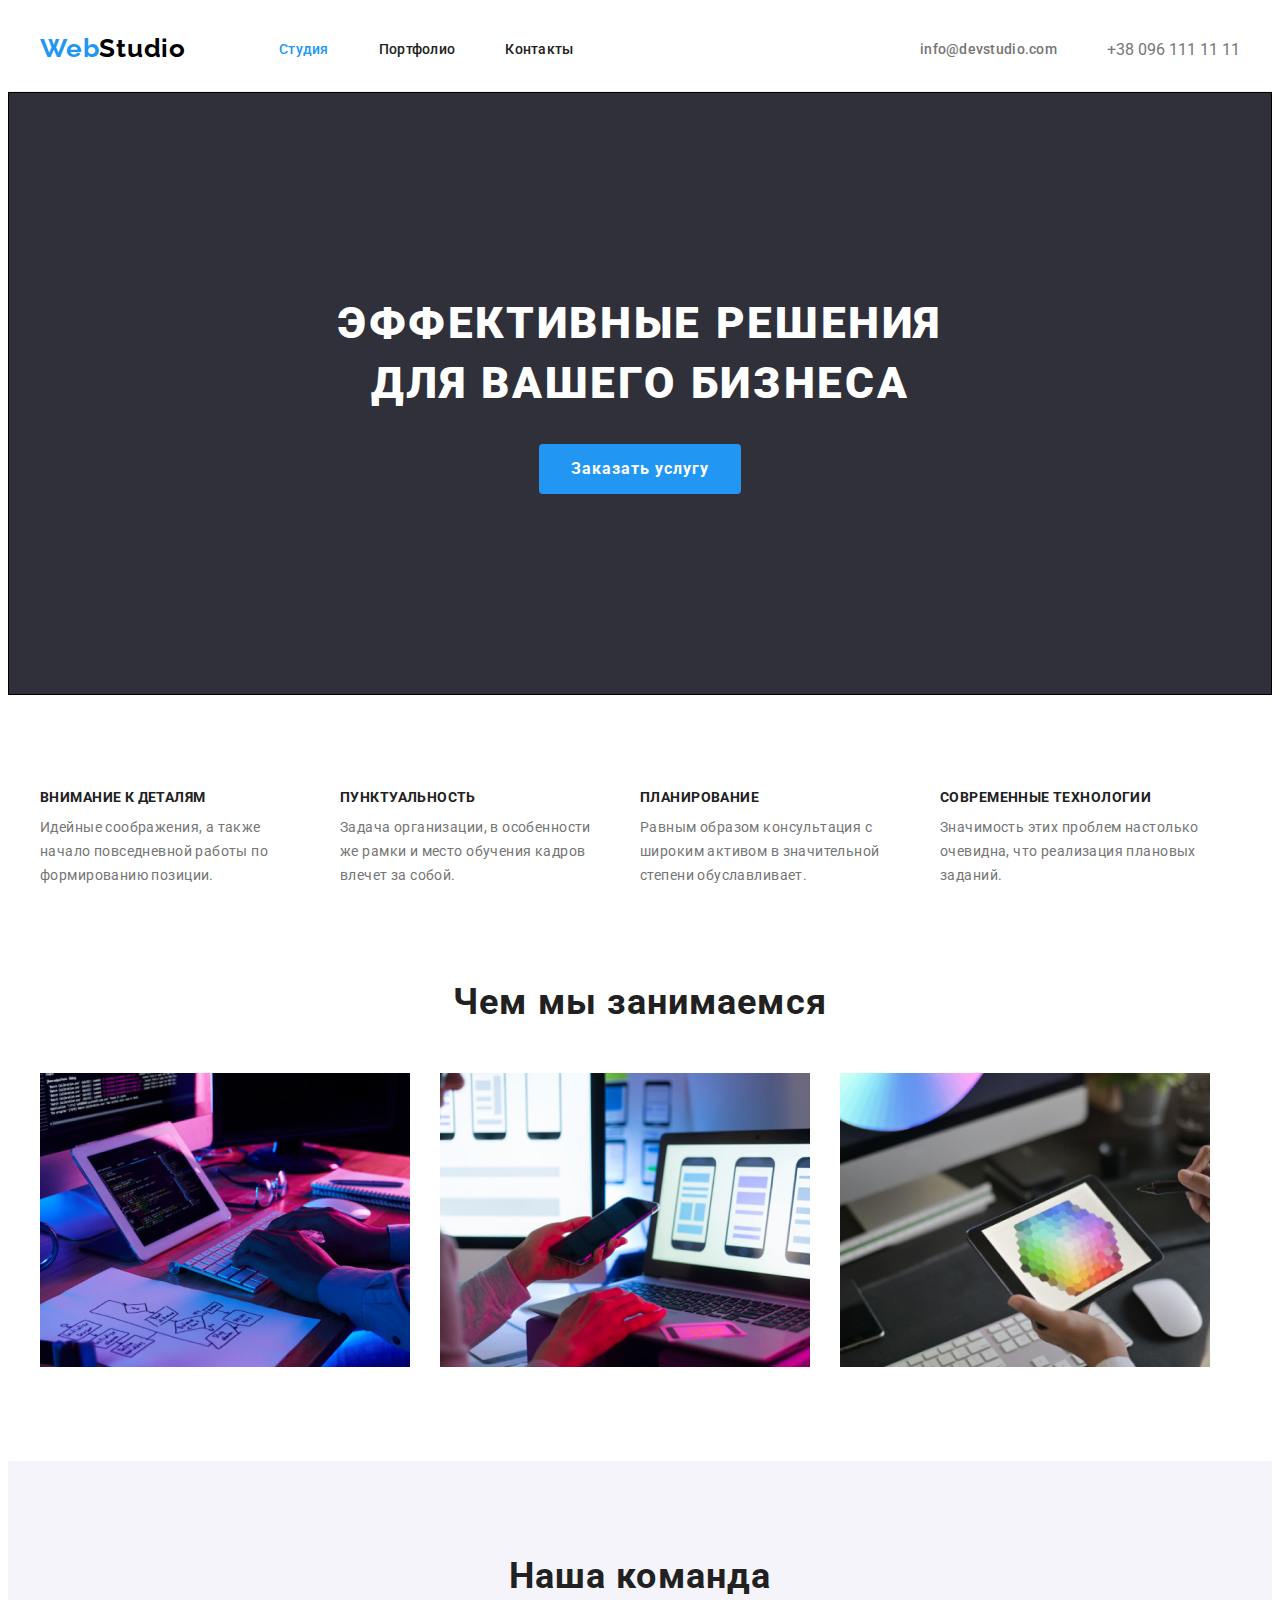
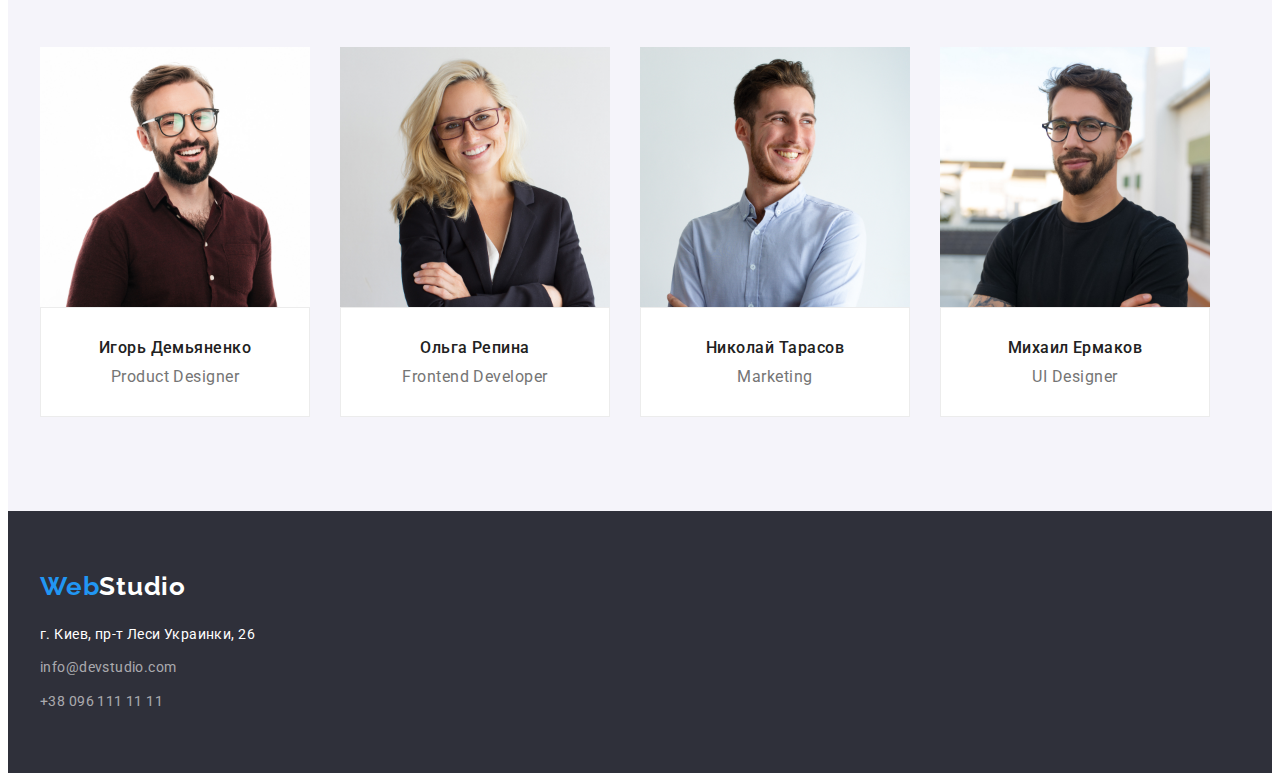
<file: index.html>
<!DOCTYPE html>
<html lang="ru">
  <head>
    <meta charset="UTF-8" />
    <meta http-equiv="X-UA-Compatible" content="IE=edge" />
    <meta name="viewport" content="width=device-width, initial-scale=1.0" />
    <title>Webstudio</title>
    <link rel="preconnect" href="https://fonts.googleapis.com" />
    <link rel="preconnect" href="https://fonts.gstatic.com" crossorigin />
    <link
      href="https://fonts.googleapis.com/css2?family=Raleway:wght@700&family=Roboto:wght@400;500;700;900&display=swap"
      rel="stylesheet"
    />
    <link
      rel="stylesheet"
      href="https://cdnjs.cloudflare.com/ajax/libs/modern-normalize/1.1.0/modern-normalize.min.css"
      integrity="sha512-wpPYUAdjBVSE4KJnH1VR1HeZfpl1ub8YT/NKx4PuQ5NmX2tKuGu6U/JRp5y+Y8XG2tV+wKQpNHVUX03MfMFn9Q=="
      crossorigin="anonymous"
      referrerpolicy="no-referrer"
    />

    <link rel="stylesheet" href="./css/main.css" />
  </head>

  <!-- .body -->

  <body>
    <header class="header">
      <div class="conteiner header-conteiner">
        <nav class="header-nav">
          <a href="./index.html" class="link logo"
            ><span class="logo-title">Web</span>Studio</a
          >

          <ul class="header-list list">
            <li class="header-item">
              <a class="link header-link current" href="./index.html">Студия</a>
            </li>
            <li class="header-item">
              <a class="link header-link" href="./portfolio.html">Портфолио</a>
            </li>
            <li class="header-item">
              <a class="link header-link" href="">Контакты</a>
            </li>
          </ul>
        </nav>

        <ul class="header-adress list">
          <li class="header-item">
            <a class="link header-email" href="mailto:info@devstudio.com"
              >info@devstudio.com</a
            >
          </li>
          <li class="header-item">
            <a class="link header-phone" href="tel:+380961111111"
              >+38 096 111 11 11</a
            >
          </li>
        </ul>
      </div>
    </header>
    <main>
      <!-- hero -->
      <section class="hero">
        <div class="conteiner hero-conteiner">
          <h1 class="hero-title">Эффективные решения для вашего бизнеса</h1>
          <button class="hero-button" type="button">Заказать услугу</button>
        </div>
      </section>

      <!-- description -->

      <section class="feature section">
        <div class="conteiner">
          <ul class="feature-list list">
            <li class="feature-item">
              <h3 class="feature-title">Внимание к деталям</h3>
              <p class="feature-description">
                Идейные соображения, а также начало повседневной работы по
                формированию позиции.
              </p>
            </li>
            <li class="feature-item">
              <h3 class="feature-title">Пунктуальность</h3>
              <p class="feature-description">
                Задача организации, в особенности же рамки и место обучения
                кадров влечет за собой.
              </p>
            </li>
            <li class="feature-item">
              <h3 class="feature-title">Планирование</h3>
              <p class="feature-description">
                Равным образом консультация с широким активом в значительной
                степени обуславливает.
              </p>
            </li>
            <li class="feature-item">
              <h3 class="feature-title">Современные технологии</h3>
              <p class="feature-description">
                Значимость этих проблем настолько очевидна, что реализация
                плановых заданий.
              </p>
            </li>
          </ul>
        </div>
      </section>

      <!-- section info -->

      <section class="info-section">
        <div class="conteiner">
          <h2 class="info-title title">Чем мы занимаемся</h2>
          <ul class="info-list list">
            <li class="info-item">
              <a href="">
                <img
                  class="info-img"
                  src="./img/img.jpg"
                  width="370"
                  alt="Верстка"
                />
              </a>
            </li>
            <li class="info-item">
              <a href="">
                <img
                  class="info-img"
                  src="./img/img1.jpg"
                  width="370"
                  alt="Дизайн"
                />
              </a>
            </li>
            <li class="info-item">
              <a href="">
                <img
                  class="info-img"
                  src="./img/img2.jpg"
                  width="370"
                  alt="Маркетинг"
                />
              </a>
            </li>
          </ul>
        </div>
      </section>

      <!--  our team -->

      <section class="our-team section">
        <div class="conteiner">
          <h2 class="team-title title">Наша команда</h2>
          <ul class="team-list list">
            <li class="team-item">
              <img
                class="team-img"
                src="./img/img3.jpg"
                width="270"
                alt="Демьяненко"
              />
              <div class="team-wrapper">
                <h3 class="team-subtitle">Игорь Демьяненко</h3>
                <p class="team-description">Product Designer</p>
              </div>
            </li>
            <li class="team-item">
              <img
                class="team-img"
                src="./img/img4.jpg"
                width="270"
                alt="Репина"
              />
              <div class="team-wrapper">
                <h3 class="team-subtitle">Ольга Репина</h3>
                <p class="team-description">Frontend Developer</p>
              </div>
            </li>
            <li class="team-item">
              <img
                class="team-img"
                src="./img/img5.jpg"
                width="270"
                alt="Тарасов"
              />
              <div class="team-wrapper">
                <h3 class="team-subtitle">Николай Тарасов</h3>
                <p class="team-description">Marketing</p>
              </div>
            </li>
            <li class="team-item">
              <img src="./img/img6.jpg" width="270" alt="Ермаков" />
              <div class="team-wrapper">
                <h3 class="team-subtitle">Михаил Ермаков</h3>
                <p class="team-description">UI Designer</p>
              </div>
            </li>
          </ul>
        </div>
      </section>
    </main>

    <!-- .footer -->
    <footer class="footer">
      <div class="conteiner">
        <a href="/" class="link footer-logo"
          ><span class="logo-title">Web</span>Studio</a
        >
        <address class="footer-address">
          <ul class="list footer-list">
            <li class="footer-item">
              <a
                class="link footer-link"
                href="https://goo.gl/maps/JHtLggVv29iKPNGR7"
                target="_blank"
                rel="noreferrer noopener"
                >г. Киев, пр-т Леси Украинки, 26</a
              >
            </li>
            <li class="footer-item">
              <a class="link footer-mail" href="mailto:info@devstudio.com"
                >info@devstudio.com</a
              >
            </li>
            <li class="footer-item">
              <a class="link footer-phone" href="tel:+380961111111"
                >+38 096 111 11 11</a
              >
            </li>
          </ul>
        </address>
      </div>
    </footer>
  </body>
</html>
</file>
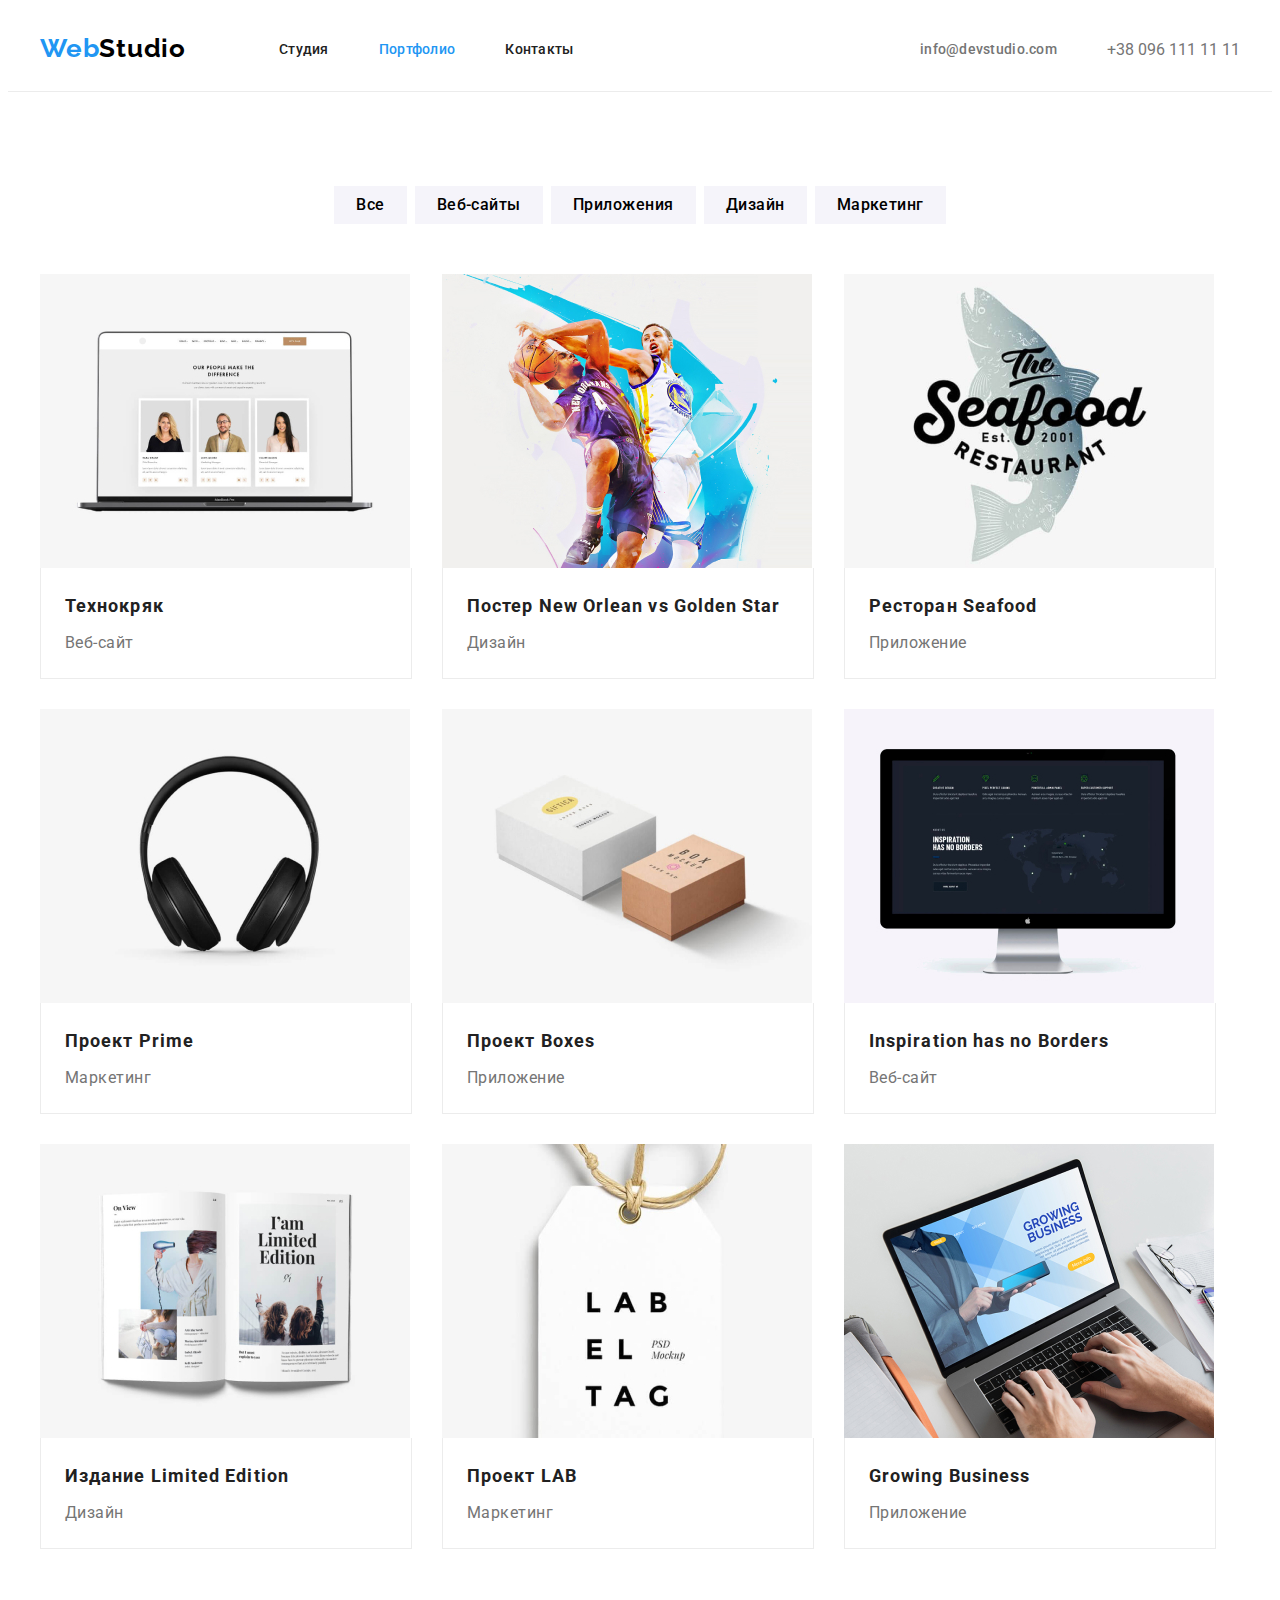
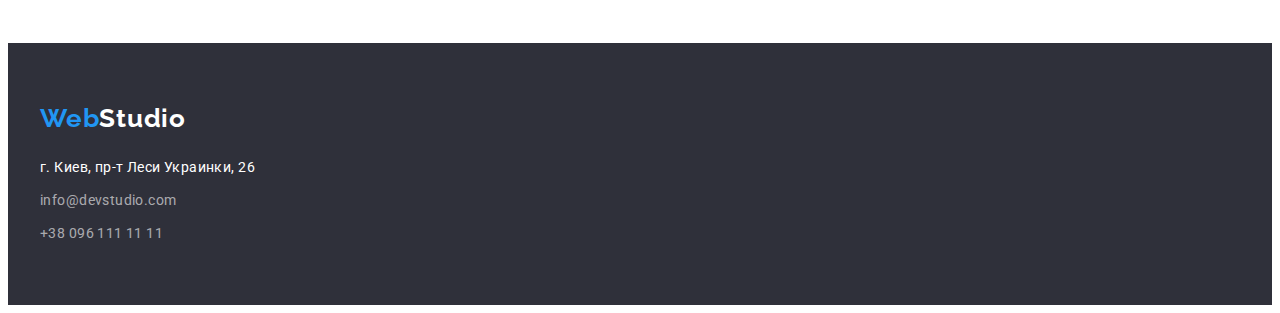
<file: portfolio.html>
<!DOCTYPE html>
<html lang="ru">
  <head>
    <meta charset="UTF-8" />
    <meta http-equiv="X-UA-Compatible" content="IE=edge" />
    <meta name="viewport" content="width=device-width, initial-scale=1.0" />
    <title>Портфолио</title>
    <link
      href="https://fonts.googleapis.com/css2?family=Raleway:wght@700&family=Roboto:wght@400;500;700;900&display=swap"
      rel="stylesheet"
    />
    <link
      rel="stylesheet"
      href="https://cdnjs.cloudflare.com/ajax/libs/modern-normalize/1.1.0/modern-normalize.min.css"
      integrity="sha512-wpPYUAdjBVSE4KJnH1VR1HeZfpl1ub8YT/NKx4PuQ5NmX2tKuGu6U/JRp5y+Y8XG2tV+wKQpNHVUX03MfMFn9Q=="
      crossorigin="anonymous"
      referrerpolicy="no-referrer"
    />
    <link rel="stylesheet" href="./css/main.css" />
  </head>

  <!-- .body -->

  <body>
    <header class="header">
      <div class="conteiner header-conteiner">
        <nav class="header-nav">
          <a href="./index.html" class="link logo"
            ><span class="logo-title">Web</span>Studio</a
          >

          <ul class="header-list list">
            <li class="header-item">
              <a class="link header-link" href="./index.html">Студия</a>
            </li>
            <li class="header-item">
              <a class="link header-link current" href="./portfolio.html"
                >Портфолио</a
              >
            </li>
            <li class="header-item">
              <a class="link header-link" href="">Контакты</a>
            </li>
          </ul>
        </nav>

        <ul class="header-adress list">
          <li class="header-item">
            <a class="link header-email" href="mailto:info@devstudio.com"
              >info@devstudio.com</a
            >
          </li>
          <li class="header-item">
            <a class="link header-phone" href="tel:+380961111111"
              >+38 096 111 11 11</a
            >
          </li>
        </ul>
      </div>
    </header>
    <!-- ========Section title================= -->

    <main>
      <section class="portfolio">
        <div class="conteiner">
          <h1 class="visually-hidden">Portfolio</h1>

          <ul class="list portfolio-btn-list">
            <li class="portfolio-btn-item">
              <button class="portfolio-btn" type="button">Все</button>
            </li>
            <li class="portfolio-btn-item">
              <button class="portfolio-btn" type="button">Веб-сайты</button>
            </li>
            <li class="portfolio-btn-item">
              <button class="portfolio-btn" type="button">Приложения</button>
            </li>
            <li class="portfolio-btn-item">
              <button class="portfolio-btn" type="button">Дизайн</button>
            </li>
            <li class="portfolio-btn-item">
              <button class="portfolio-btn" type="button">Маркетинг</button>
            </li>
          </ul>
          <!-- ===========section  advantage======================= -->

          <ul class="list portfolio-list">
            <li class="portfolio-item">
              <img
                class="portfolio-img"
                src="./img/portfolio.img/img7.jpg"
                alt="компьютер"
                width="370"
              />
              <div class="portfolio-wrapper">
                <h2 class="portfolio-title">Технокряк</h2>
                <p class="portfolio-desc">Веб-сайт</p>
              </div>
            </li>
            <li class="portfolio-item">
              <img
                class="portfolio-img"
                src="./img/portfolio.img/img8.jpg"
                alt="баскетбол"
                width="370"
              />
              <div class="portfolio-wrapper">
                <h2 class="portfolio-title">
                  Постер New Orlean vs Golden Star
                </h2>
                <p class="portfolio-desc">Дизайн</p>
              </div>
            </li>
            <li class="portfolio-item">
              <img
                class="portfolio-img"
                src="./img/portfolio.img/img9.jpg"
                alt="ресторан"
                width="370"
              />
              <div class="portfolio-wrapper">
                <h2 class="portfolio-title">Ресторан Seafood</h2>
                <p class="portfolio-desc">Приложение</p>
              </div>
            </li>
            <li class="portfolio-item">
              <img
                class="portfolio-img"
                src="./img/portfolio.img/img10.jpg"
                alt="наушники"
                width="370"
              />
              <div class="portfolio-wrapper">
                <h2 class="portfolio-title">Проект Prime</h2>
                <p class="portfolio-desc">Маркетинг</p>
              </div>
            </li>
            <li class="portfolio-item">
              <img
                class="portfolio-img"
                src="./img/portfolio.img/img11.jpg"
                alt="коробки"
                width="370"
              />
              <div class="portfolio-wrapper">
                <h2 class="portfolio-title">Проект Boxes</h2>
                <p class="portfolio-desc">Приложение</p>
              </div>
            </li>
            <li class="portfolio-item">
              <img
                class="portfolio-img"
                src="./img/portfolio.img/img12.jpg"
                alt="монитор"
                width="370"
              />
              <div class="portfolio-wrapper">
                <h2 class="portfolio-title">Inspiration has no Borders</h2>
                <p class="portfolio-desc">Веб-сайт</p>
              </div>
            </li>
            <li class="portfolio-item">
              <img
                class="portfolio-img"
                src="./img/portfolio.img/img13.jpg"
                alt="книга"
                width="370"
              />
              <div class="portfolio-wrapper">
                <h2 class="portfolio-title">Издание Limited Edition</h2>
                <p class="portfolio-desc">Дизайн</p>
              </div>
            </li>
            <li class="portfolio-item">
              <img
                class="portfolio-img"
                src="./img/portfolio.img/img14.jpg"
                alt="бирка"
                width="370"
              />
              <div class="portfolio-wrapper">
                <h2 class="portfolio-title">Проект LAB</h2>
                <p class="portfolio-desc">Маркетинг</p>
              </div>
            </li>
            <li class="portfolio-item">
              <img
                class="portfolio-img"
                src="./img/portfolio.img/img15.jpg"
                alt="ноутбук"
                width="370"
              />
              <div class="portfolio-wrapper">
                <h2 class="portfolio-title">Growing Business</h2>
                <p class="portfolio-desc">Приложение</p>
              </div>
            </li>
          </ul>
        </div>
      </section>
    </main>

    <!-- =============footer============================= -->

    <footer class="footer">
      <div class="conteiner">
        <a href="/" class="link footer-logo"
          ><span class="logo-title">Web</span>Studio</a
        >
        <address class="footer-address">
          <ul class="list footer-list">
            <li class="footer-item">
              <a
                class="link footer-link"
                href="https://goo.gl/maps/JHtLggVv29iKPNGR7"
                target="_blank"
                rel="noreferrer noopener"
                >г. Киев, пр-т Леси Украинки, 26</a
              >
            </li>
            <li class="footer-item">
              <a class="link footer-mail" href="mailto:info@devstudio.com"
                >info@devstudio.com</a
              >
            </li>
            <li class="footer-item">
              <a class="link footer-phone" href="tel:+380961111111"
                >+38 096 111 11 11</a
              >
            </li>
          </ul>
        </address>
      </div>
    </footer>
  </body>
</html>
</file>
<file: css/main.css>
:root {
    --primary-text-color: #212121;
    --secondary-text-color: #757575;
    --accent-color: #2196f3;
    --address-text-color: rgba(255, 255, 255, 0.6);
    --main-color: #ffffff;
    --secondary-color: #000000;
    --secondary-bg-color: #f5f4fa;
    --accent-background-color: #2f303a;
    
}

h1,
h2,
h3,
h4,
h5,
p {
    margin-top: 0;
    margin-bottom: 0;
}

ul,ol {
    margin-top: 0;
    margin-bottom: 0;
    padding-left: 0;
}

img {
    display: block;
    max-width: 100%;
    height: auto;
   
}

body {
    color: var(--primary-text-color);
    font-family: Roboto, sans-serif;
}

button {
    cursor: pointer;
}

.section {
    padding-top: 94px;
    padding-bottom: 94px;
}
    
.title {
    margin-bottom: 50px;
}


.list {
    list-style: none;
    margin: 0;
    padding: 0;
}

.link {
    text-decoration: none;
}

.conteiner {
    width: 1200px;
    padding-left: 15px;
    padding-right: 15px;
    margin-left: auto;
    margin-right: auto;
}

.header {
    border-bottom: 1px solid #ececec;
}
/* =============header================= */

.visually-hidden {
    position: absolute;
    white-space: nowrap;
    width: 1px;
    height: 1px;
    overflow: hidden;
    border: 0;
    padding: 0;
    clip: rect(0 0 0 0);
    clip-path: inset(50%);
    margin: -1px;
}

.header-conteiner {
    display: flex;
    justify-content: space-between;
    margin-right: auto;
}

.header-nav {
    display: flex;
    align-items: center;
}

.header-list {
    display: flex;
    gap: 50px;
}

.logo {
    padding-top: 24px;
    padding-bottom: 25px;
    margin-right: 93px;


    color: var(--secondary-color);
    font-family: Raleway, sans-serif;
    font-weight: 700;
    font-size: 26px;
    line-height: 1.2;
    letter-spacing: 0.03em;
}

.logo-title {
    color: var(--accent-color);
}


.header-link {
    display: block;
    padding-top: 32px;
    padding-bottom: 32px;


    color: var(--primary-text-color);
    font-weight: 500;
    font-size: 14px;
    line-height: 1.15;
    letter-spacing: 0.02em;
}


.header-link:hover,
.header-link:focus {
    color: var(--accent-color);
}
.current {
    color: var(--accent-color);
}

.header-adress {
    display: flex;
}

.header-item {
    display: flex;
    align-items: center;
    justify-content: center;
}

.header-email {
    display: block;
    margin-right: 50px;
    padding-top: 32px;
    padding-bottom: 32px;


    color: var(--secondary-text-color);
    font-weight: 500;
    font-size: 14px;
    line-height: 1.15;
    letter-spacing: 0.02em;
}

.header-email:hover,
.header-email:focus {
    color: var(--accent-color);
}

.header-phone {
    display: block;
    padding-top: 32px;
    padding-bottom: 32px;


    color: var(--secondary-text-color);
}

.header-phone:hover,
.header-phone:focus {
    color: var(--accent-color);
}

/* =================hero============= */

.hero {
    background-color: var(--accent-background-color);
    border: 1px solid var(--secondary-color);
    padding-top: 200px;
    padding-bottom: 200px;
    
}



.hero-title {
    margin-bottom: 30px;
    max-width: 696px;
    margin-left: auto;
    margin-right: auto;

    color: var(--main-color);
    font-weight: 900;
    font-size: 44px;
    line-height: 1.37;
    text-align: center;
    letter-spacing: 0.06em;
    text-transform: uppercase;
}

.hero-button {
    display: block;
    margin-left: auto;
    margin-right: auto;
    min-width: 200px;
    min-height: 50px;
    padding: 10px 32px;
    border-radius: 4px;

    color: var(--main-color);
    font-family: inherit;
    background-color: var(--accent-color);
    border: none;
    cursor: pointer;
    font-weight: 700;
    font-size: 16px;
    line-height: 1.88;
    letter-spacing: 0.06em;
}

/* ============description============== */

.feature-item {
    max-width: 270px;
}

.feature-list {
    display: flex;
    gap: 30px;
    flex-basis: 270px;
}

.feature-title {
    margin-bottom: 10px;

    font-weight: 700;
    font-size: 14px;
    line-height: 1.15;
    letter-spacing: 0.03em;
    text-transform: uppercase;
}

.feature-description {
    color: var(--secondary-text-color);
    font-size: 14px;
    line-height: 1.72;
    letter-spacing: 0.03em;
}

/* ==============info===================== */


.info-list {
    display: flex;
    gap: 30px;
    flex-wrap: wrap;
}

.info-title,
.team-title {
    
    font-weight: 700;
    font-size: 36px;
    line-height: 1.17;
    text-align: center;
    letter-spacing: 0.03em;
}

/* =================team============== */
.info-section {
    padding-top: 0;
    padding-bottom:  94px;
}
.our-team {
    background-color: var(--secondary-bg-color);
    
}

.team-list {
    display: flex;
    gap: 30px;
    flex-wrap: wrap;
}

.team-subtitle {
    margin-bottom: 10px;

    color: var(--primary-text-color);
    font-weight: 500;
    font-size: 16px;
    line-height: 1.19;
    text-align: center;
    letter-spacing: 0.03em;
}


.team-description {
    color: var(--secondary-text-color);
    font-size: 16px;
    line-height: 1.19;
    text-align: center;
    letter-spacing: 0.03em;
}

/* ==============footer================ */

.footer {
    background-color: var(--accent-background-color);
    padding-top: 60px;
    padding-bottom: 60px;
}

.footer-logo {
    display: block;
    margin-bottom: 20px;

    color: var(--main-color);
    font-family: "Raleway", sans-serif;
    font-weight: 700;
    font-size: 26px;
    line-height: 1.2;
    letter-spacing: 0.03em;
}

.logo-title {
    color: var(--accent-color);
    
}

.footer-list {
    font-style: normal;
}

.team-wrapper {
    padding-top: 30px;
    padding-bottom: 30px;
    padding-right: 5px;
    padding-left: 5px;
    background-color: var(--main-color);
    border: 1px solid#ececec;
    
}

.footer-item {
    margin-bottom: 9px;
}

.footer-item:last-child {
    margin-bottom: 0;
}

.footer-link {
    color: var(--main-color);
    font-size: 14px;
    line-height: 1.72;
    letter-spacing: 0.03em;
}

.footer-mail,
.footer-phone {
    color: var(--address-text-color);
    font-size: 14px;
    line-height: 1.72;
    letter-spacing: 0.03em;
}

.footer-link:hover,
.footer-link:focus,
.footer-mail:hover,
.footer-mail:focus,
.footer-phone:hover,
.footer-phone:focus {
    color: var(--accent-color);
}

/*     ======  portfolio  =======      */

.portfolio {
    padding-top: 94px;
    padding-bottom: 94px;
}

.portfolio-btn-list {
    display: flex;
    gap: 8px;
    justify-content: center;
    margin-bottom: 50px;
}

.portfolio-btn {
    padding: 6px 22px;

    color: var(--secondary-color);
    background-color: var(--secondary-bg-color);
    font-family: inherit;
    border: none;
    cursor: pointer;
    font-weight: 500;
    font-size: 16px;
    line-height: 1.63;
    letter-spacing: 0.03em;
}

.portfolio-btn:hover,
.portfolio-btn:focus {
    color: var(--main-color);
    background-color: var(--accent-color);
}

.portfolio-list {
    display: flex;
    flex-wrap: wrap;
    gap: 30px;
}

.portfolio-wrapper {
    padding: 20px 24px;
    background-color: var(--main-color);
    border: 1px solid#ececec;
    border-top: none;
    min-width: 322px;
}

.portfolio-title {
    font-weight: 700;
    font-size: 18px;
    line-height: 2;
    letter-spacing: 0.06em;
    margin-bottom: 4px;
}

.portfolio-desc {
    color: var(--secondary-text-color);
    font-weight: 400;
    font-size: 16px;
    line-height: 1.88;
    letter-spacing: 0.03em;
}
</file>
